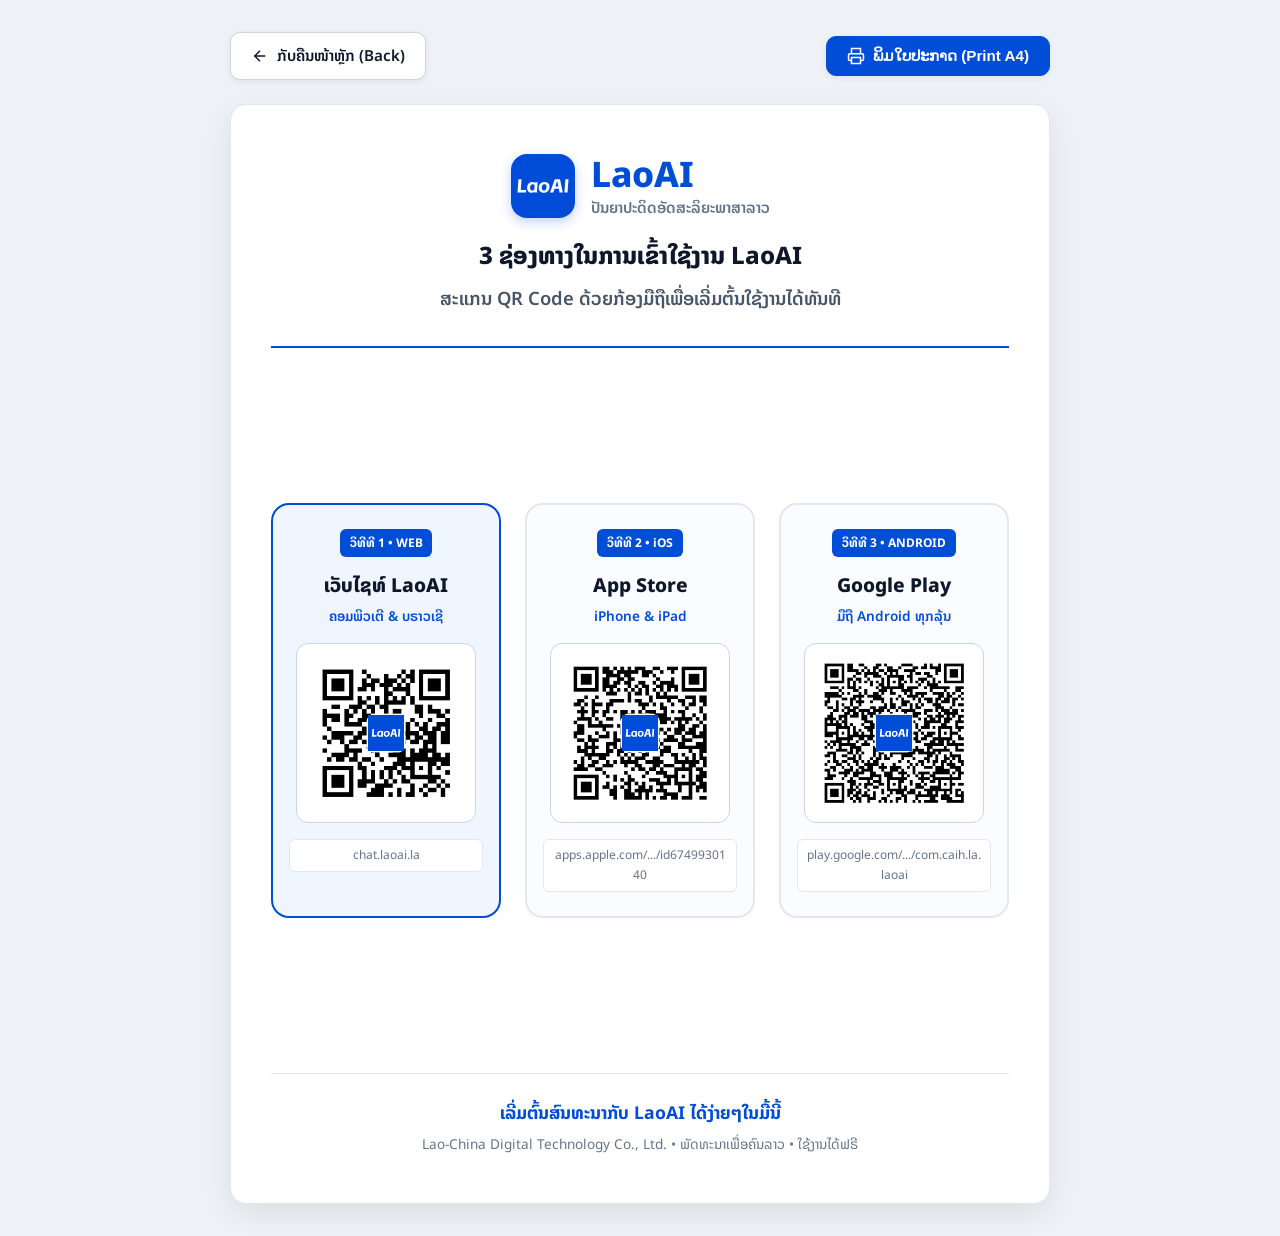
<file: poster.html>
<!DOCTYPE html>
<html lang="lo">
<head>
  <meta charset="UTF-8">
  <meta name="viewport" content="width=device-width, initial-scale=1.0">
  <title>LaoAI - ໃບປະກາດ QR Code (Printable Poster)</title>
  <link rel="icon" type="image/png" href="assets/images/laoai-logo.png">
  <link rel="preconnect" href="https://fonts.googleapis.com">
  <link rel="preconnect" href="https://fonts.gstatic.com" crossorigin>
  <link href="https://fonts.googleapis.com/css2?family=Inter:wght@400;600;700;800&family=Noto+Sans+Lao:wght@400;600;700;800&display=swap" rel="stylesheet">
  <style>
    * {
      box-sizing: border-box;
      margin: 0;
      padding: 0;
    }
    body {
      font-family: 'Noto Sans Lao', 'Inter', -apple-system, sans-serif;
      background: #eef2f6;
      color: #0f172a;
      min-height: 100vh;
      display: flex;
      flex-direction: column;
      align-items: center;
      padding: 2rem 1rem;
    }
    .no-print-bar {
      width: 100%;
      max-width: 820px;
      display: flex;
      justify-content: space-between;
      align-items: center;
      margin-bottom: 1.5rem;
    }
    .back-btn, .print-btn {
      display: inline-flex;
      align-items: center;
      gap: 0.5rem;
      padding: 0.65rem 1.25rem;
      border-radius: 10px;
      font-size: 0.95rem;
      font-weight: 600;
      text-decoration: none;
      cursor: pointer;
      border: 1px solid #cbd5e1;
      background: #ffffff;
      color: #0f172a;
      transition: all 0.2s ease;
      box-shadow: 0 2px 6px rgba(0,0,0,0.06);
    }
    .print-btn {
      background: #004dd7;
      color: #ffffff;
      border-color: #004dd7;
    }
    .print-btn:hover {
      background: #003db3;
    }
    .back-btn:hover {
      background: #f8fafc;
    }

    /* Printable Page Layout (A4 aspect) */
    .sheet {
      background: #ffffff;
      width: 100%;
      max-width: 820px;
      min-height: 1100px;
      padding: 3rem 2.5rem;
      box-shadow: 0 10px 30px rgba(0,0,0,0.08);
      border-radius: 16px;
      display: flex;
      flex-direction: column;
      justify-content: space-between;
      border: 1px solid #e2e8f0;
      position: relative;
    }

    .sheet-header {
      text-align: center;
      padding-bottom: 2rem;
      border-bottom: 2px solid #004dd7;
      margin-bottom: 2.5rem;
    }
    .logo-row {
      display: flex;
      align-items: center;
      justify-content: center;
      gap: 1rem;
      margin-bottom: 1rem;
    }
    .logo-row img {
      width: 64px;
      height: 64px;
      border-radius: 16px;
      box-shadow: 0 4px 12px rgba(0,77,215,0.25);
    }
    .sheet-title {
      font-size: 2.2rem;
      font-weight: 800;
      color: #004dd7;
      line-height: 1.2;
    }
    .sheet-sub {
      font-size: 1.15rem;
      font-weight: 600;
      color: #475569;
      margin-top: 0.5rem;
    }

    .cards-row {
      display: grid;
      grid-template-columns: repeat(3, 1fr);
      gap: 1.5rem;
      margin-bottom: 2.5rem;
    }

    .poster-card {
      border: 2px solid #e2e8f0;
      border-radius: 18px;
      padding: 1.5rem 1rem;
      text-align: center;
      display: flex;
      flex-direction: column;
      align-items: center;
      background: #fafcff;
    }

    .poster-card.highlight {
      border-color: #004dd7;
      background: #f0f6ff;
    }

    .card-badge-num {
      background: #004dd7;
      color: #ffffff;
      font-size: 0.75rem;
      font-weight: 700;
      padding: 0.25rem 0.6rem;
      border-radius: 6px;
      margin-bottom: 0.75rem;
    }

    .card-name {
      font-size: 1.2rem;
      font-weight: 800;
      color: #0f172a;
      margin-bottom: 0.2rem;
    }

    .card-target {
      font-size: 0.85rem;
      font-weight: 600;
      color: #004dd7;
      margin-bottom: 1rem;
    }

    .poster-qr {
      width: 180px;
      height: 180px;
      background: #ffffff;
      padding: 8px;
      border-radius: 12px;
      border: 1px solid #cbd5e1;
      margin-bottom: 1rem;
    }

    .poster-url {
      font-size: 0.75rem;
      color: #64748b;
      word-break: break-all;
      background: #ffffff;
      padding: 0.35rem 0.5rem;
      border-radius: 6px;
      border: 1px solid #e2e8f0;
      width: 100%;
    }

    .sheet-footer {
      border-top: 1px solid #e2e8f0;
      padding-top: 1.5rem;
      text-align: center;
    }
    .sheet-footer h4 {
      font-size: 1.1rem;
      color: #004dd7;
      margin-bottom: 0.35rem;
    }
    .sheet-footer p {
      font-size: 0.85rem;
      color: #64748b;
    }

    @media print {
      body {
        background: transparent !important;
        padding: 0 !important;
      }
      .no-print-bar {
        display: none !important;
      }
      .sheet {
        box-shadow: none !important;
        border: none !important;
        padding: 1.5cm !important;
        max-width: 100% !important;
        min-height: auto !important;
      }
    }
  </style>
</head>
<body>

  <!-- Controls bar -->
  <div class="no-print-bar">
    <a href="index.html" class="back-btn">
      <svg width="18" height="18" viewBox="0 0 24 24" fill="none" stroke="currentColor" stroke-width="2">
        <line x1="19" y1="12" x2="5" y2="12"></line>
        <polyline points="12 19 5 12 12 5"></polyline>
      </svg>
      <span>ກັບຄືນໜ້າຫຼັກ (Back)</span>
    </a>

    <button onclick="window.print()" class="print-btn">
      <svg width="18" height="18" viewBox="0 0 24 24" fill="none" stroke="currentColor" stroke-width="2">
        <polyline points="6 9 6 2 18 2 18 9"></polyline>
        <path d="M6 18H4a2 2 0 0 1-2-2v-5a2 2 0 0 1 2-2h16a2 2 0 0 1 2 2v5a2 2 0 0 1-2 2h-2"></path>
        <rect x="6" y="14" width="12" height="8"></rect>
      </svg>
      <span>ພິມໃບປະກາດ (Print A4)</span>
    </button>
  </div>

  <!-- A4 Printable Sheet -->
  <div class="sheet">
    <div class="sheet-header">
      <div class="logo-row">
        <img src="assets/images/laoai-logo.png" alt="LaoAI Logo">
        <div style="text-align: left;">
          <h1 class="sheet-title">LaoAI</h1>
          <div style="font-weight: 600; color: #64748b; font-size: 0.95rem;">ປັນຍາປະດິດອັດສະລິຍະພາສາລາວ</div>
        </div>
      </div>
      <h2 style="font-size: 1.5rem; font-weight: 800; color: #0f172a; margin-top: 0.75rem;">
        3 ຊ່ອງທາງໃນການເຂົ້າໃຊ້ງານ LaoAI
      </h2>
      <p class="sheet-sub">
        ສະແກນ QR Code ດ້ວຍກ້ອງມືຖືເພື່ອເລີ່ມຕົ້ນໃຊ້ງານໄດ້ທັນທີ
      </p>
    </div>

    <!-- 3 QR Cards -->
    <div class="cards-row">
      <!-- 1. Web -->
      <div class="poster-card highlight">
        <div class="card-badge-num">ວິທີທີ 1 • WEB</div>
        <div class="card-name">ເວັບໄຊທ໌ LaoAI</div>
        <div class="card-target">ຄອມພິວເຕີ & ບຣາວເຊີ</div>
        <img src="assets/images/qr-web-branded.png" alt="Web QR" class="poster-qr">
        <div class="poster-url">chat.laoai.la</div>
      </div>

      <!-- 2. iOS App Store -->
      <div class="poster-card">
        <div class="card-badge-num">ວິທີທີ 2 • iOS</div>
        <div class="card-name">App Store</div>
        <div class="card-target">iPhone & iPad</div>
        <img src="assets/images/qr-appstore-branded.png" alt="App Store QR" class="poster-qr">
        <div class="poster-url">apps.apple.com/.../id6749930140</div>
      </div>

      <!-- 3. Google Play Store -->
      <div class="poster-card">
        <div class="card-badge-num">ວິທີທີ 3 • ANDROID</div>
        <div class="card-name">Google Play</div>
        <div class="card-target">ມືຖື Android ທຸກລຸ້ນ</div>
        <img src="assets/images/qr-playstore-branded.png" alt="Google Play QR" class="poster-qr">
        <div class="poster-url">play.google.com/.../com.caih.la.laoai</div>
      </div>
    </div>

    <!-- Sheet Footer -->
    <div class="sheet-footer">
      <h4>ເລີ່ມຕົ້ນສົນທະນາກັບ LaoAI ໄດ້ງ່າຍໆໃນມື້ນີ້</h4>
      <p>Lao-China Digital Technology Co., Ltd. • ພັດທະນາເພື່ອຄົນລາວ • ໃຊ້ງານໄດ້ຟຣີ</p>
    </div>
  </div>

</body>
</html>
</file>
